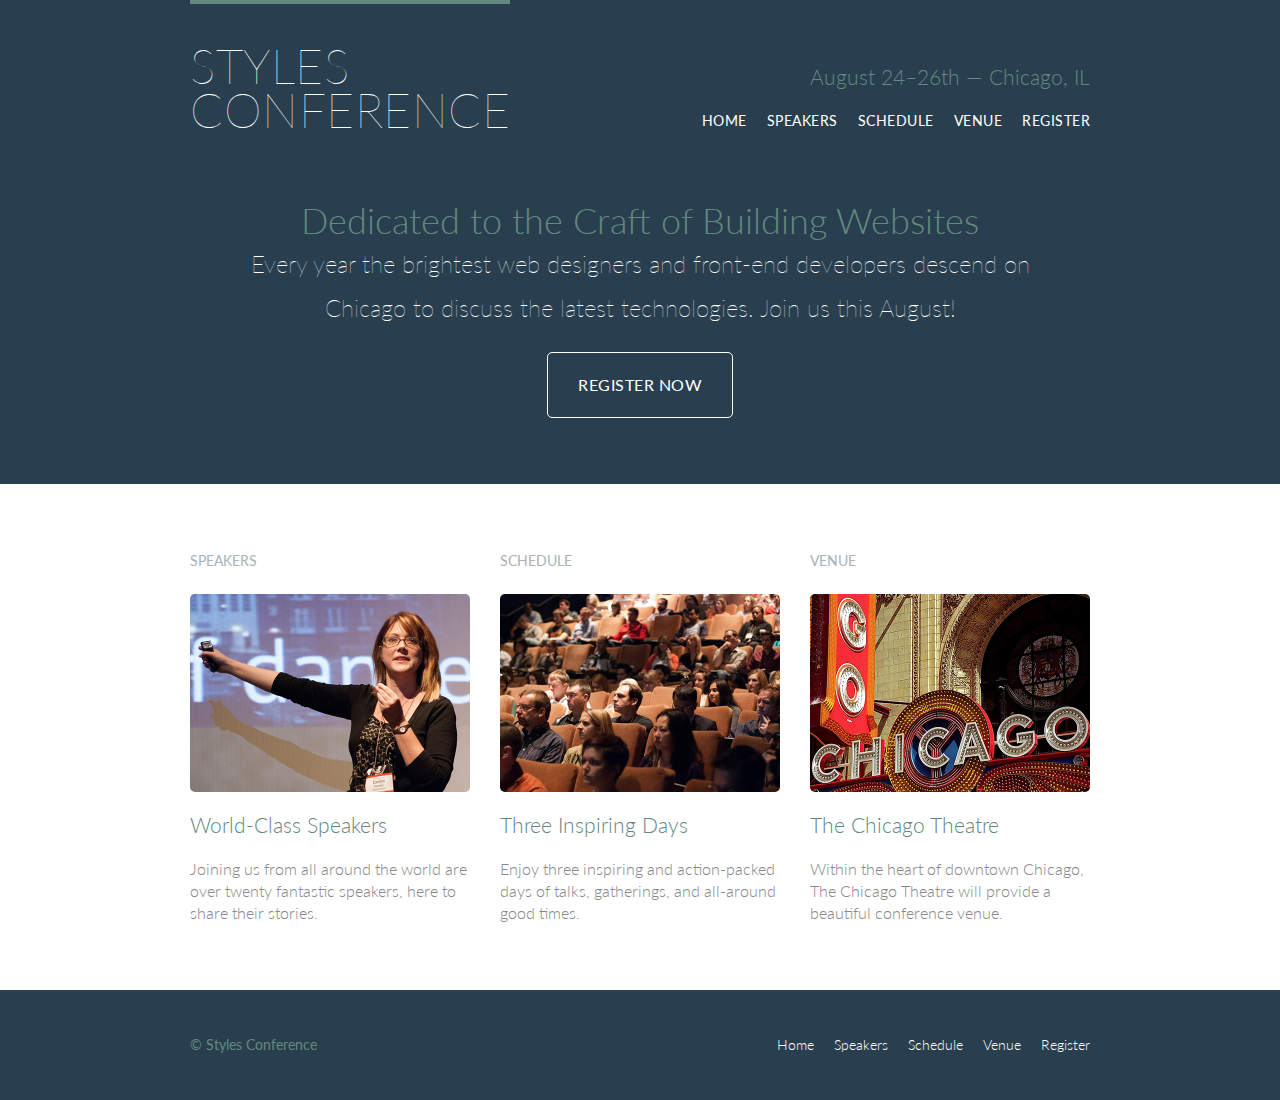
<file: index.html>
<!DOCTYPE html>
<html lang="en">

  <head>
    <meta charset="utf-8">
    <title>Styles Conference</title>
    <link rel="stylesheet" href="assets/stylesheets/main.css">
    <link rel="stylesheet" href="http://fonts.googleapis.com/css?family=Lato:100,300,400">
  </head>

  <body>

    <!-- Header -->

    <header class="primary-header container group">

      <h1 class="logo">
        <a href="index.html">Styles <br> Conference</a>
      </h1>

      <h3 class="tagline">August 24&ndash;26th &mdash; Chicago, IL</h3>

      <nav class="nav primary-nav">
        <ul>
          <li><a href="index.html">Home</a></li><!--
          --><li><a href="speakers.html">Speakers</a></li><!--
          --><li><a href="schedule.html">Schedule</a></li><!--
          --><li><a href="venue.html">Venue</a></li><!--
          --><li><a href="register.html">Register</a></li>
        </ul>
      </nav>

    </header>

    <!-- Hero -->

    <section class="hero container">

      <h2>Dedicated to the Craft of Building Websites</h2>

      <p>Every year the brightest web designers and front-end developers descend on Chicago to discuss the latest technologies. Join us this August!</p>

      <a class="btn btn-alt" href="register.html">Register Now</a>

    </section>

    <!-- Teasers -->

    <section class="row">
      <div class="grid">

        <!-- Speakers -->

        <section class="teaser col-1-3">
          <h5>Speakers</h5>
          <a href="speakers.html">
            <img src="assets/images/home/speakers.jpg" alt="Professional Speaker">
            <h3>World-Class Speakers</h3>
          </a>
          <p>Joining us from all around the world are over twenty fantastic speakers, here to share their stories.</p>
        </section><!--

        Schedule

        --><section class="teaser col-1-3">
          <h5>Schedule</h5>
          <a href="schedule.html">
            <img src="assets/images/home/schedule.jpg" alt="Conference Attendees">
            <h3>Three Inspiring Days</h3>
          </a>
          <p>Enjoy three inspiring and action-packed days of talks, gatherings, and all-around good times.</p>
        </section><!--

        Venue

        --><section class="teaser col-1-3">
          <h5>Venue</h5>
          <a href="venue.html">
            <img src="assets/images/home/venue.jpg" alt="The Chicago Theatre">
            <h3>The Chicago Theatre</h3>
          </a>
          <p>Within the heart of downtown Chicago, The Chicago Theatre will provide a beautiful conference venue.</p>
        </section>

      </div>
    </section>

    <!-- Footer -->

    <footer class="primary-footer container group">

      <small>&copy; Styles Conference</small>

      <nav class="nav">
        <ul>
          <li><a href="index.html">Home</a></li><!--
          --><li><a href="speakers.html">Speakers</a></li><!--
          --><li><a href="schedule.html">Schedule</a></li><!--
          --><li><a href="venue.html">Venue</a></li><!--
          --><li><a href="register.html">Register</a></li>
        </ul>
      </nav>

    </footer>

  </body>
</html>
</file>
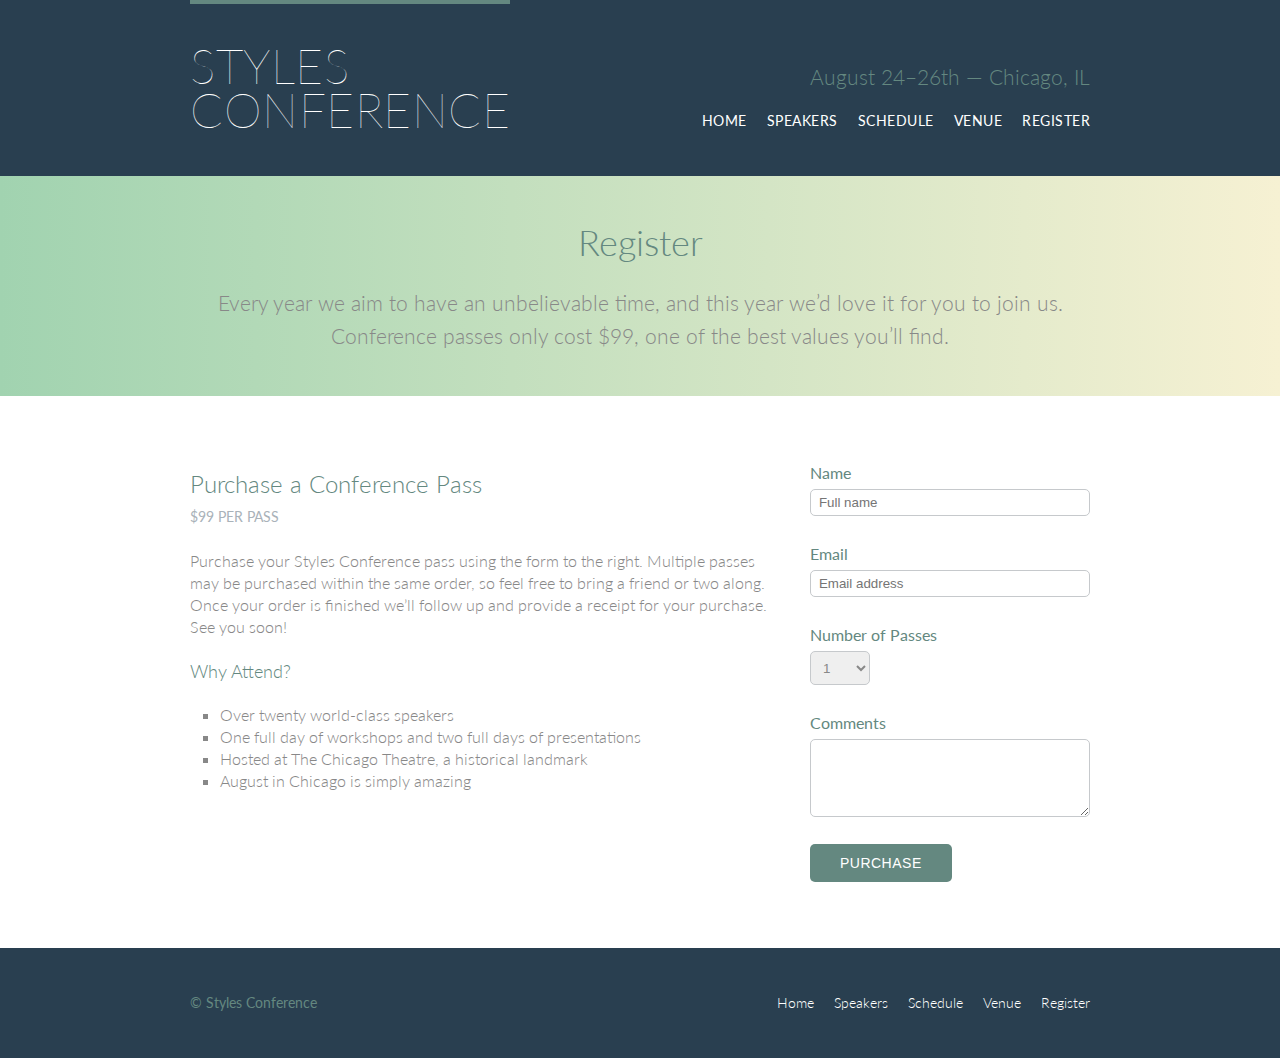
<file: register.html>
<!DOCTYPE html>
<html lang="en">

  <head>
    <meta charset="utf-8">
    <title>Register - Styles Conference</title>
    <link rel="stylesheet" href="assets/stylesheets/main.css">
    <link rel="stylesheet" href="http://fonts.googleapis.com/css?family=Lato:100,300,400">
  </head>

  <body>

    <!-- Header -->

    <header class="primary-header container group">

      <h1 class="logo">
        <a href="index.html">Styles <br> Conference</a>
      </h1>

      <h3 class="tagline">August 24&ndash;26th &mdash; Chicago, IL</h3>

      <nav class="nav primary-nav">
        <ul>
          <li><a href="index.html">Home</a></li><!--
          --><li><a href="speakers.html">Speakers</a></li><!--
          --><li><a href="schedule.html">Schedule</a></li><!--
          --><li><a href="venue.html">Venue</a></li><!--
          --><li><a href="register.html">Register</a></li>
        </ul>
      </nav>

    </header>

    <section class="row-alt">
      <div class="lead container">

        <h1>Register</h1>

        <p>Every year we aim to have an unbelievable time, and this year we&#8217;d love it for you to join us. Conference passes only cost $99, one of the best values you&#8217;ll find.</p>

      </div>
    </section>

    <!-- Main content -->

    <section class="row">
      <div class="grid">


        <section class="col-2-3">
          <h2>Purchase a Conference Pass</h2>
          <h5>$99 per Pass</h5>



          <p>Purchase your Styles Conference pass using the form to the right. Multiple passes may be purchased within the same order, so feel free to bring a friend or two along. Once your order is finished we&#8217;ll follow up and provide a receipt for your purchase. See you soon!</p>

          <h4>Why Attend?</h4>

          <ul class="why-attend">
          <li>Over twenty world-class speakers</li>
            <li>One full day of workshops and two full days of presentations</li>
            <li>Hosted at The Chicago Theatre, a historical landmark</li>
            <li>August in Chicago is simply amazing</li>
          </ul>
        </section><!--
        --><form class="col-1-3" action="#" method="post">

          <fieldset class="register-group">

            <label>
              Name
              <input type="text" name="name" placeholder="Full name" required>
            </label>
            <label>
          
          Email
          <input type="email" name="email" placeholder="Email address" required>
        </label>

            <label>
          Number of Passes
          <select name="quantity" required>
            <option value="1" selected>1</option>
            <option value="2">2</option>
            <option value="3">3</option>
            <option value="4">4</option>
            <option value="5">5</option>
          </select>
        </label>

        <label>
          Comments
          <textarea name="comments"></textarea>
        </label>

      </fieldset>

      <input class="btn btn-default" type="submit" name="submit" value="Purchase">




        </form>


      </div>
    </section>

 

    <!-- Footer -->

    <footer class="primary-footer container group">

      <small>&copy; Styles Conference</small>

      <nav class="nav">
        <ul>
          <li><a href="index.html">Home</a></li><!--
          --><li><a href="speakers.html">Speakers</a></li><!--
          --><li><a href="schedule.html">Schedule</a></li><!--
          --><li><a href="venue.html">Venue</a></li><!--
          --><li><a href="register.html">Register</a></li>
        </ul>
      </nav>

    </footer>

  </body>
</html>
</file>
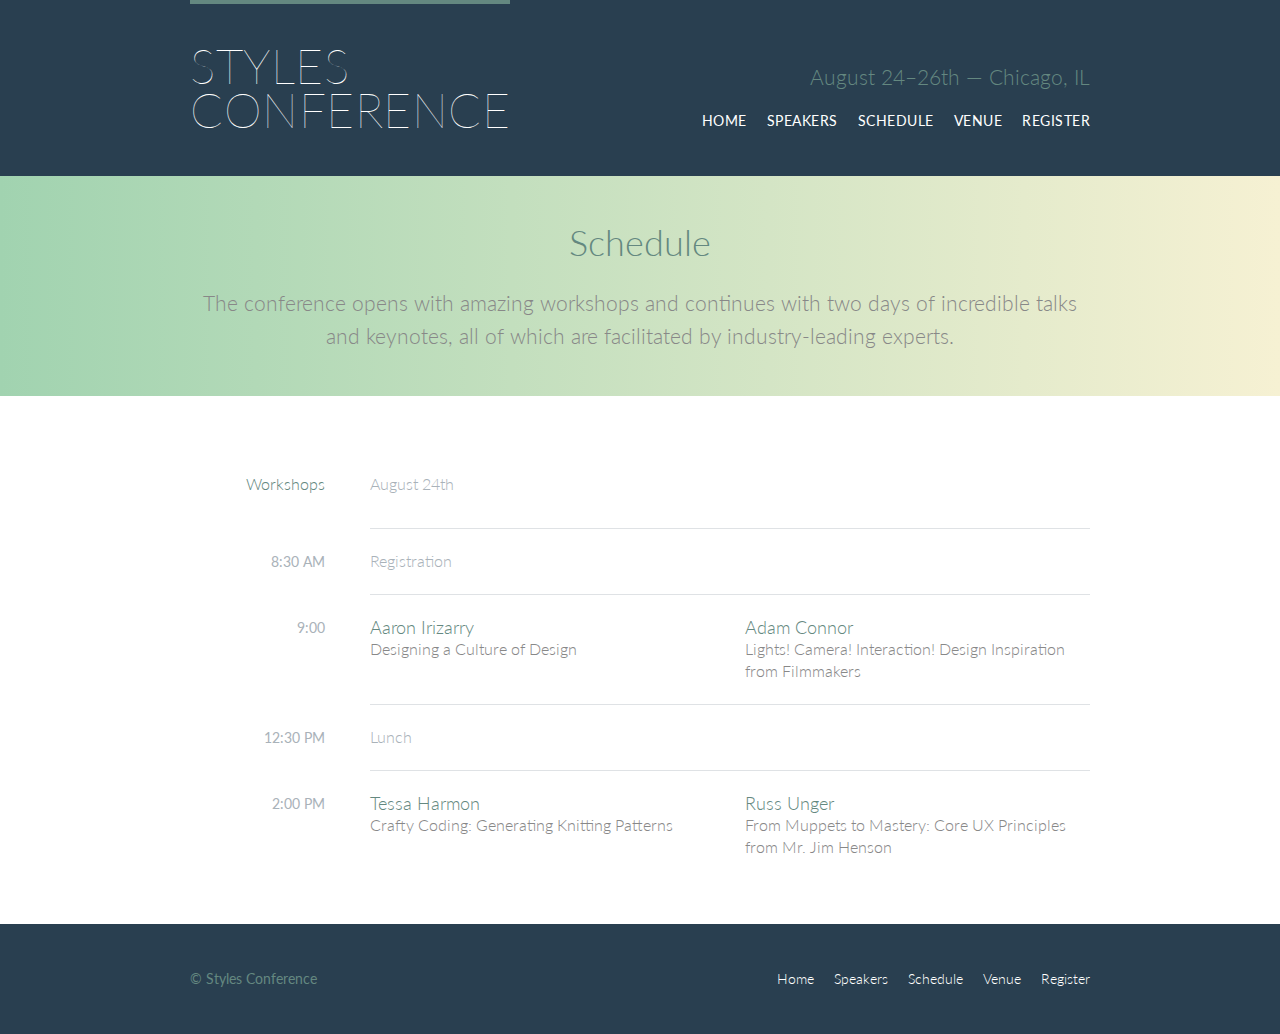
<file: schedule.html>
<!DOCTYPE html>
<html lang="en">

  <head>
    <meta charset="utf-8">
    <title>Schedule - Styles Conference</title>
    <link rel="stylesheet" href="assets/stylesheets/main.css">
    <link rel="stylesheet" href="http://fonts.googleapis.com/css?family=Lato:100,300,400">
  </head>

  <body>

    <!-- Header -->

    <header class="primary-header container group">

      <h1 class="logo">
        <a href="index.html">Styles <br> Conference</a>
      </h1>

      <h3 class="tagline">August 24&ndash;26th &mdash; Chicago, IL</h3>

      <nav class="nav primary-nav">
        <ul>
          <li><a href="index.html">Home</a></li><!--
          --><li><a href="speakers.html">Speakers</a></li><!--
          --><li><a href="schedule.html">Schedule</a></li><!--
          --><li><a href="venue.html">Venue</a></li><!--
          --><li><a href="register.html">Register</a></li>
        </ul>
      </nav>

    </header>

    <!-- Lead -->

    <section class="row-alt">
      <div class="lead container">

        <h1>Schedule</h1>

        <p>The conference opens with amazing workshops and continues with two days of incredible talks and keynotes, all of which are facilitated by industry-leading experts.</p>

      </div>
    </section>

    <section class="row">
      <div class="container">

        <table>
          <thead>
            <tr>

              <th scope="row">
                Workshops
              </th>
              <td class="schedule-offset" colspan="2">
                August 24th
              </td>
            </tr>
          </thead>
          <tbody>
            <tr>
              <th scope="row">
                <time datetime="08:30:00">8:30 AM</time>
              </th>
              <td class="schedule-offset" colspan="2">
                Registration
              </td>
            </tr>
            <tr>
              <th scope="row">
                <time datetime="09:00:00">9:00</time>
              </th>
              <td>
                <a href="speakers.html">
                  <h4>Aaron Irizarry</h4>
                  Designing a Culture of Design
            </a>
          </td>
          <td>
            <a href="speakers.html">
              <h4>Adam Connor</h4>
                Lights! Camera! Interaction! Design Inspiration from Filmmakers
              </a>
            </td>
          </tr>
          <tr>
            <th scope="row">
        <time datetime="12:30:00">12:30 PM</time>
      </th>
      <td class="schedule-offset" colspan="2">
        Lunch
      </td>
    </tr>
    <th scope="row">
        <time datetime="14:00">2:00 PM</time>
      </th>
      <td>
        <a href="speakers.html">
          <h4>Tessa Harmon</h4>
          Crafty Coding: Generating Knitting Patterns
        </a>
      </td>
      <td>
        <a href="speakers.html">
          <h4>Russ Unger</h4>
          From Muppets to Mastery: Core UX Principles from Mr. Jim Henson
        </a>
      </th>
          </tbody>
        </table>

      </div>
    </section>
    <!-- Footer -->

    <footer class="primary-footer container group">

      <small>&copy; Styles Conference</small>

      <nav class="nav">
        <ul>
          <li><a href="index.html">Home</a></li><!--
          --><li><a href="speakers.html">Speakers</a></li><!--
          --><li><a href="schedule.html">Schedule</a></li><!--
          --><li><a href="venue.html">Venue</a></li><!--
          --><li><a href="register.html">Register</a></li>
        </ul>
      </nav>

    </footer>

  </body>
</html>
</file>
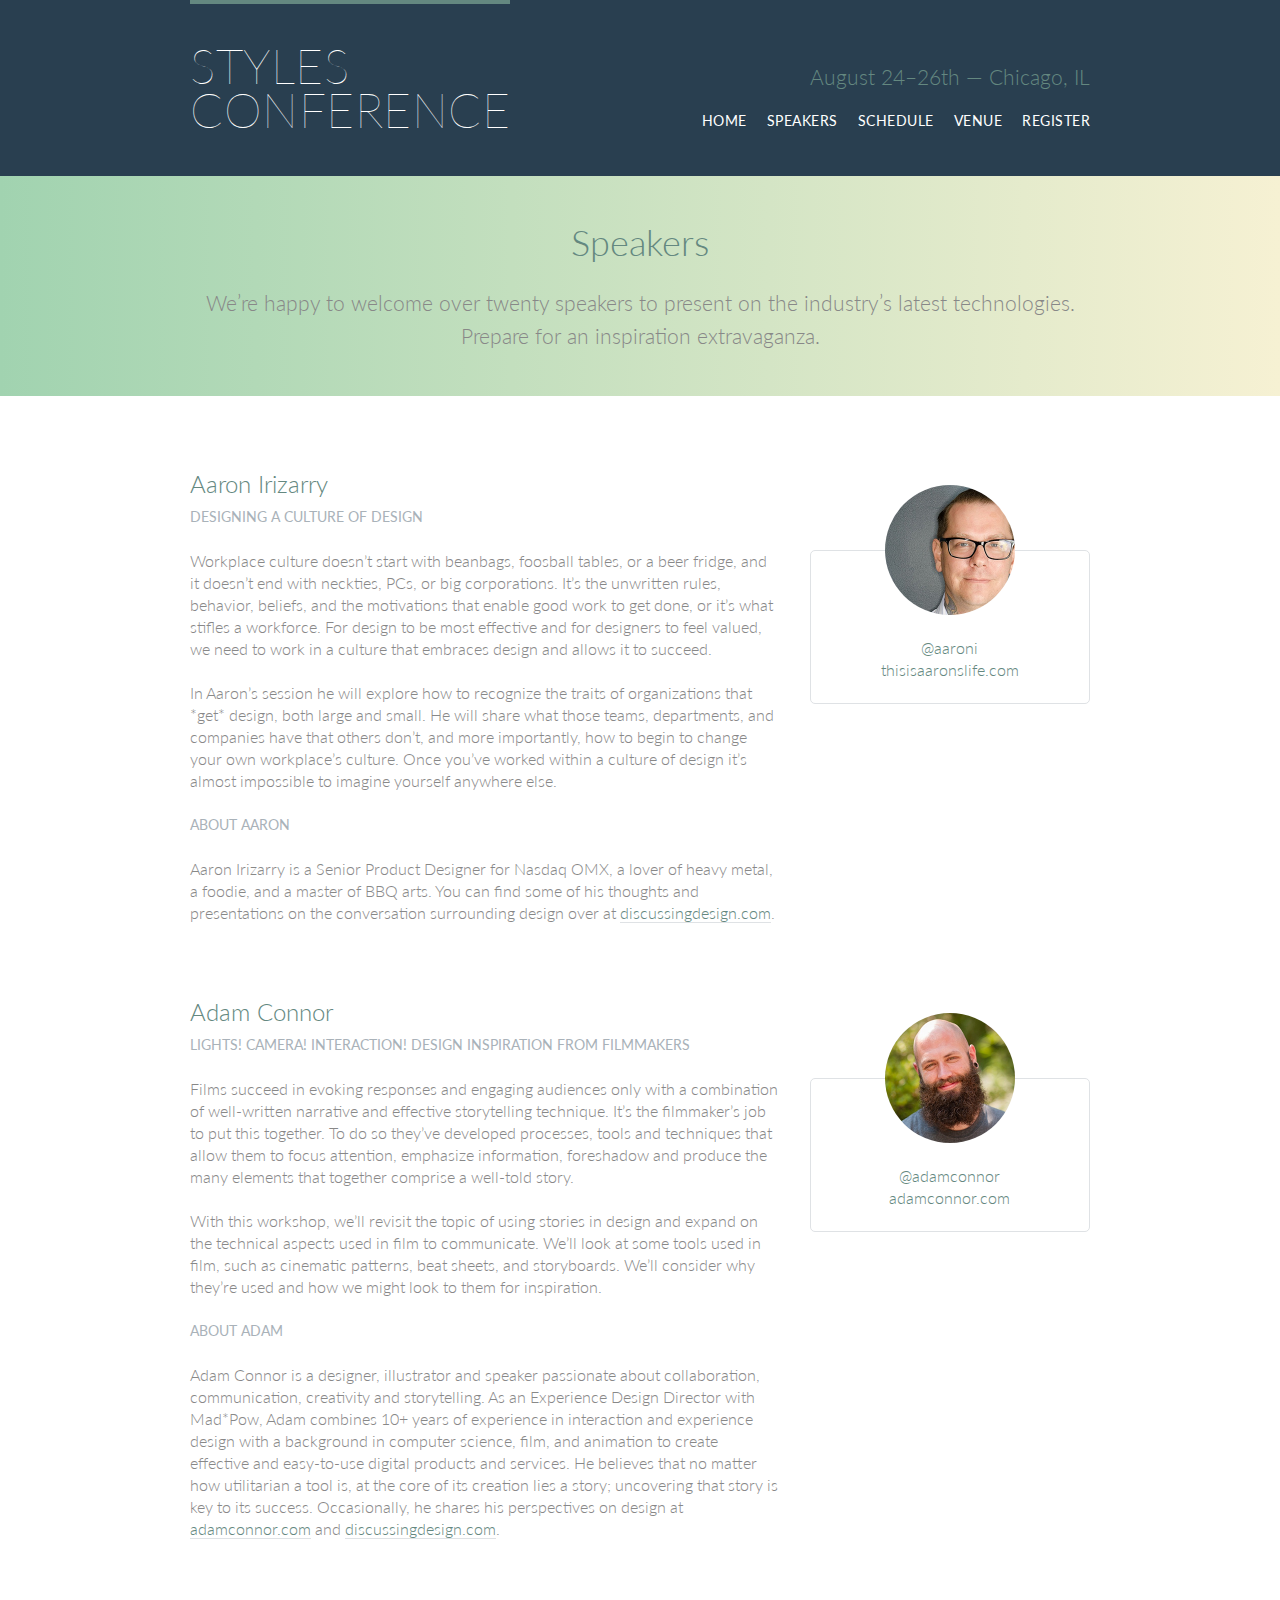
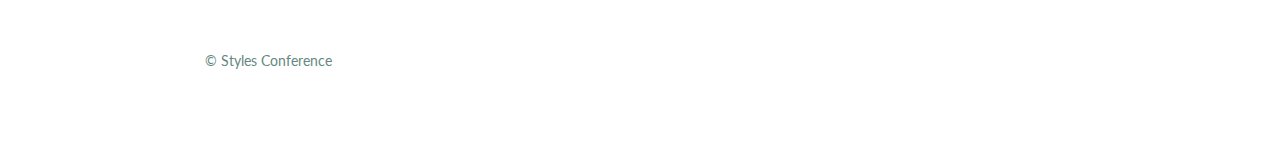
<file: speakers.html>
<!DOCTYPE html>
<html lang="en">

  <head>
    <meta charset="utf-8">
    <title>Speakers - Styles Conference</title>
    <link rel="stylesheet" href="assets/stylesheets/main.css">
    <link rel="stylesheet" href="http://fonts.googleapis.com/css?family=Lato:100,300,400">
  </head>

  <body>

    <!-- Header -->

    <header class="primary-header container group">

      <h1 class="logo">
        <a href="index.html">Styles <br> Conference</a>
      </h1>

      <h3 class="tagline">August 24&ndash;26th &mdash; Chicago, IL</h3>

      <nav class="nav primary-nav">
        <ul>
          <li><a href="index.html">Home</a></li><!--
          --><li><a href="speakers.html">Speakers</a></li><!--
          --><li><a href="schedule.html">Schedule</a></li><!--
          --><li><a href="venue.html">Venue</a></li><!--
          --><li><a href="register.html">Register</a></li>
        </ul>
      </nav>

    </header>

    <!-- Lead -->

    <section class="row-alt">
      <div class="lead container">

        <h1>Speakers</h1>

        <p>We&#8217;re happy to welcome over twenty speakers to present on the industry&#8217;s latest technologies. Prepare for an inspiration extravaganza.</p>

      </div>
    </section>

    <!-- Main content -->

    <section class="row">
      <div class="grid">

        <!-- Aaron Irizarry -->

        <section class="speaker" id="aaron-irizarry">

          <div class="col-2-3">

            <h2>Aaron Irizarry</h2>
            <h5>Designing a Culture of Design</h5>

            <p>Workplace culture doesn&#8217;t start with beanbags, foosball tables, or a beer fridge, and it doesn&#8217;t end with neckties, PCs, or big corporations. It&#8217;s the unwritten rules, behavior, beliefs, and the motivations that enable good work to get done, or it&#8217;s what stifles a workforce. For design to be most effective and for designers to feel valued, we need to work in a culture that embraces design and allows it to succeed.</p>

            <p>In Aaron&#8217;s session he will explore how to recognize the traits of organizations that *get* design, both large and small. He will share what those teams, departments, and companies have that others don&#8217;t, and more importantly, how to begin to change your own workplace&#8217;s culture. Once you&#8217;ve worked within a culture of design it&#8217;s almost impossible to imagine yourself anywhere else.</p>

            <h5>About Aaron</h5>

            <p>Aaron Irizarry is a Senior Product Designer for Nasdaq OMX, a lover of heavy metal, a foodie, and a master of BBQ arts. You can find some of his thoughts and presentations on the conversation surrounding design over at <a href="http://www.discussingdesign.com/">discussingdesign.com</a>.</p>

          </div><!--

          --><aside class="col-1-3">
            <div class="speaker-info">

              <img src="assets/images/speakers/aaron-irizarry.jpg" alt="Aaron Irizarry">

              <ul>
                <li><a href="https://twitter.com/aaroni">@aaroni</a></li>
                <li><a href="http://www.thisisaaronslife.com/">thisisaaronslife.com</a></li>
              </ul>

            </div>
          </aside>

        </section>

        <!-- Adam Connor -->

        <section class="speaker" id="adam-connor">

          <div class="col-2-3">

            <h2>Adam Connor</h2>
            <h5>Lights! Camera! Interaction! Design Inspiration from Filmmakers</h5>

            <p>Films succeed in evoking responses and engaging audiences only with a combination of well-written narrative and effective storytelling technique. It&#8217;s the filmmaker&#8217;s job to put this together. To do so they&#8217;ve developed processes, tools and techniques that allow them to focus attention, emphasize information, foreshadow and produce the many elements that together comprise a well-told story.</p>

            <p>With this workshop, we&#8217;ll revisit the topic of using stories in design and expand on the technical aspects used in film to communicate. We&#8217;ll look at some tools used in film, such as cinematic patterns, beat sheets, and storyboards. We&#8217;ll consider why they&#8217;re used and how we might look to them for inspiration.</p>

            <h5>About Adam</h5>

            <p>Adam Connor is a designer, illustrator and speaker passionate about collaboration, communication, creativity and storytelling. As an Experience Design Director with Mad*Pow, Adam combines 10+ years of experience in interaction and experience design with a background in computer science, film, and animation to create effective and easy-to-use digital products and services. He believes that no matter how utilitarian a tool is, at the core of its creation lies a story; uncovering that story is key to its success. Occasionally, he shares his perspectives on design at <a href="http://adamconnor.com/">adamconnor.com</a> and <a href="http://www.discussingdesign.com/">discussingdesign.com</a>.</p>

          </div><!--

          --><aside class="col-1-3">
            <div class="speaker-info">

              <img src="assets/images/speakers/adam-connor.jpg" alt="Adam Connor">

              <ul>
                <li><a href="https://twitter.com/adamconnor">@adamconnor</a></li>
                <li><a href="http://adamconnor.com/">adamconnor.com</a></li>
              </ul>

            </div>
          </aside>

        </section>

<!-- Footer -->

    <footer class="primary-footer container group">

      <small>&copy; Styles Conference</small>

      <nav class="nav">
        <ul>
          <li><a href="index.html">Home</a></li><!--
          --><li><a href="speakers.html">Speakers</a></li><!--
          --><li><a href="schedule.html">Schedule</a></li><!--
          --><li><a href="venue.html">Venue</a></li><!--
          --><li><a href="register.html">Register</a></li>
        </ul>
      </nav>

    </footer>

  </body>
</html>
</file>
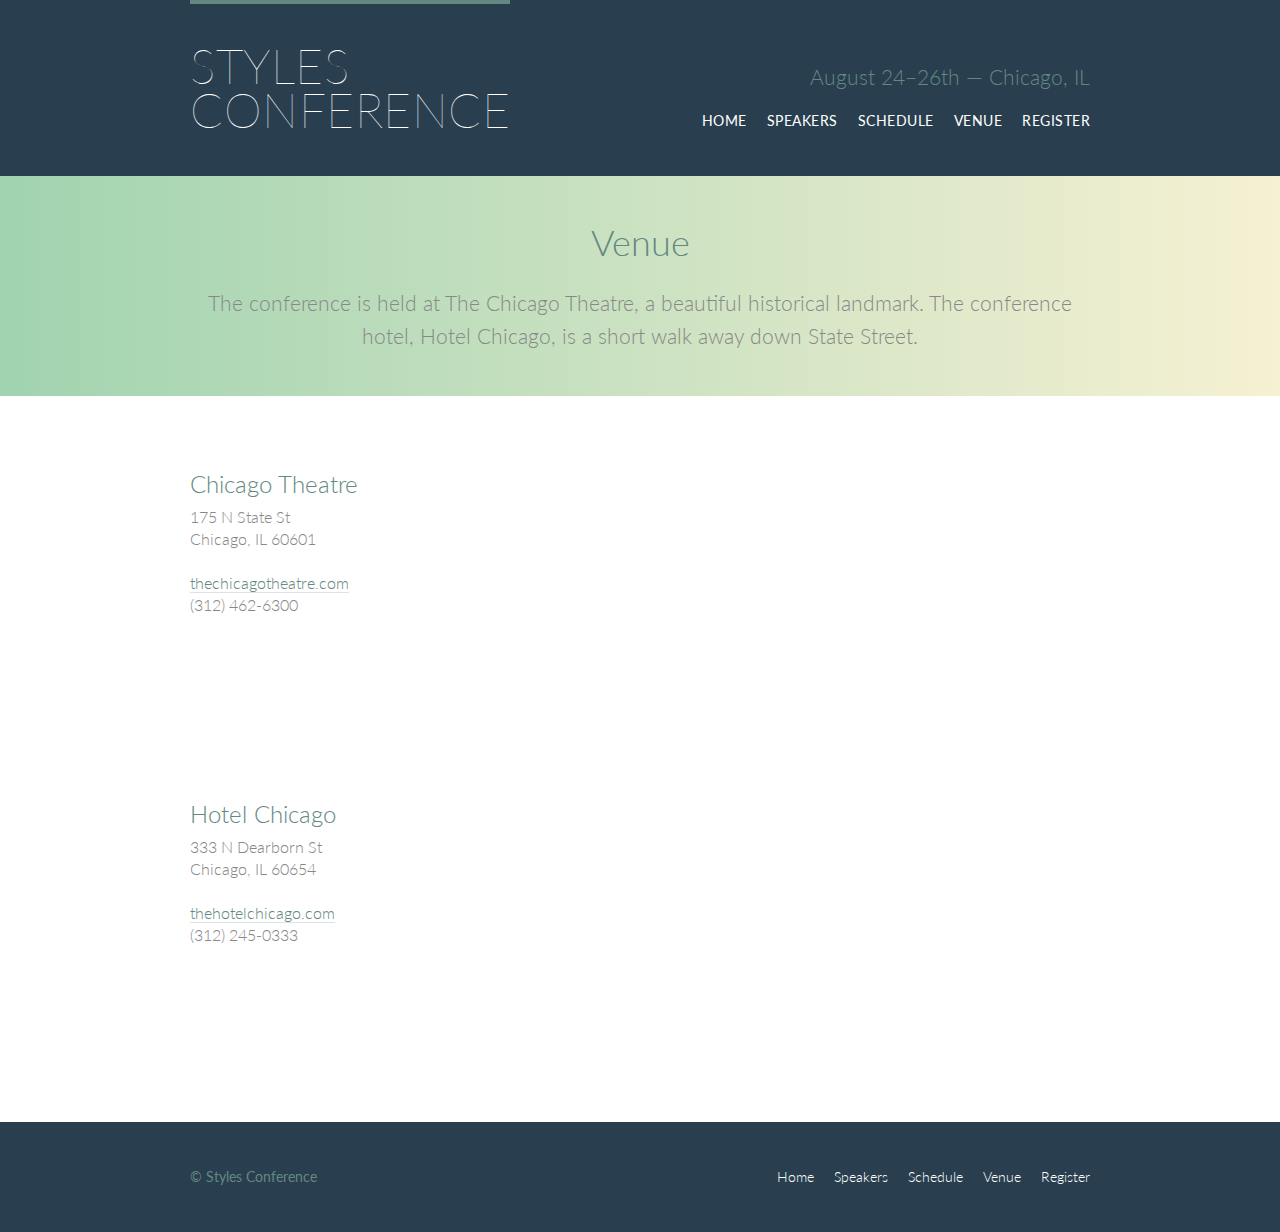
<file: venue.html>
<!DOCTYPE html>
<html lang="en">

  <head>
    <meta charset="utf-8">
    <title>Venue - Styles Conference</title>
    <link rel="stylesheet" href="assets/stylesheets/main.css">
    <link rel="stylesheet" href="http://fonts.googleapis.com/css?family=Lato:100,300,400">
  </head>

  <body>

    <!-- Header -->

    <header class="primary-header container group">

      <h1 class="logo">
        <a href="index.html">Styles <br> Conference</a>
      </h1>

      <h3 class="tagline">August 24&ndash;26th &mdash; Chicago, IL</h3>

      <nav class="nav primary-nav">
        <ul>
          <li><a href="index.html">Home</a></li><!--
          --><li><a href="speakers.html">Speakers</a></li><!--
          --><li><a href="schedule.html">Schedule</a></li><!--
          --><li><a href="venue.html">Venue</a></li><!--
          --><li><a href="register.html">Register</a></li>
        </ul>
      </nav>

    </header>

    <!-- Lead -->

    <section class="row-alt">
      <div class="lead container">

        <h1>Venue</h1>

        <p>The conference is held at The Chicago Theatre, a beautiful historical landmark. The conference hotel, Hotel Chicago, is a short walk away down State Street.</p>

      </div>
    </section>

    <!-- Main content -->

    <section class="row">
      <div class="grid">

        <!-- Chicago Theatre -->

        <section class="venue-theatre">

          <div class="col-1-3">
            <h2>Chicago Theatre</h2>
            <p>175 N State St <br> Chicago, IL 60601</p>
            <p><a href="http://www.thechicagotheatre.com/">thechicagotheatre.com</a> <br> (312) 462-6300</p>
          </div><!--

          --><iframe class="venue-map col-2-3" src="https://www.google.com/maps/embed?pb=!1m5!3m3!1m2!1s0x880e2ca55810a493%3A0x4700ddf60fcbfad6!2schicago+theatre!5e0!3m2!1sen!2sus!4v1388701393606"></iframe>

        </section>

        <!-- Hotel Chicago -->

        <section class="venue-hotel">

          <div class="col-1-3">
            <h2>Hotel Chicago</h2>
            <p>333 N Dearborn St <br> Chicago, IL 60654</p>
            <p><a href="http://thehotelchicago.com/">thehotelchicago.com</a> <br> (312) 245-0333</p>
          </div><!--

          --><iframe class="venue-map col-2-3" src="https://www.google.com/maps/embed?pb=!1m5!3m3!1m2!1s0x880e2cb1da049173%3A0xa5c91d255a775f0b!2sHotel+Sax+Chicago%2C+North+Dearborn+Street%2C+Chicago%2C+IL!5e0!3m2!1sen!2sus!4v1388702493978"></iframe>

        </section>

      </div>
    </section>

    <!-- Footer -->

    <footer class="primary-footer container group">

      <small>&copy; Styles Conference</small>

      <nav class="nav">
        <ul>
          <li><a href="index.html">Home</a></li><!--
          --><li><a href="speakers.html">Speakers</a></li><!--
          --><li><a href="schedule.html">Schedule</a></li><!--
          --><li><a href="venue.html">Venue</a></li><!--
          --><li><a href="register.html">Register</a></li>
        </ul>
      </nav>

    </footer>

  </body>
</html>
</file>
<file: assets/stylesheets/main.css>
/* http://meyerweb.com/eric/tools/css/reset/
   v2.0 | 20110126
   License: none (public domain)
*/

html, body, div, span, applet, object, iframe,
h1, h2, h3, h4, h5, h6, p, blockquote, pre,
a, abbr, acronym, address, big, cite, code,
del, dfn, em, img, ins, kbd, q, s, samp,
small, strike, strong, sub, sup, tt, var,
b, u, i, center,
dl, dt, dd, ol, ul, li,
fieldset, form, label, legend,
table, caption, tbody, tfoot, thead, tr, th, td,
article, aside, canvas, details, embed,
figure, figcaption, footer, header, hgroup,
menu, nav, output, ruby, section, summary,
time, mark, audio, video {
  margin: 0;
  padding: 0;
  border: 0;
  font-size: 100%;
  font: inherit;
  vertical-align: baseline;
}
/* HTML5 display-role reset for older browsers */
article, aside, details, figcaption, figure,
footer, header, hgroup, menu, nav, section {
  display: block;
}
body {
  line-height: 1;
}
ol, ul {
  list-style: none;
}
blockquote, q {
  quotes: none;
}
blockquote:before, blockquote:after,
q:before, q:after {
  content: '';
  content: none;
}
table {
  border-collapse: collapse;
  border-spacing: 0;
}

/*
  ========================================
  Custom styles
  ========================================
*/

body {
  background: #293f50;
  color: #888;
  font: 300 16px/22px "Lato", "Open Sans", "Helvetica Neue", Helvetica, Arial, sans-serif;
}

/*
  ========================================
  Grid
  ========================================
*/

*,
*:before,
*:after {
  -webkit-box-sizing: border-box;
     -moz-box-sizing: border-box;
          box-sizing: border-box;
}
.container,
.grid {
  margin: 0 auto;
  width: 960px;
}
.container {
  padding-left: 30px;
  padding-right: 30px;
}
.grid,
.col-1-3,
.col-2-3 {
  padding-left: 15px;
  padding-right: 15px;
}
.col-1-3,
.col-2-3  {
  display: inline-block;
  vertical-align: top;
}
.col-1-3 {
  width: 33.33%;
}
.col-2-3 {
  width: 66.66%;
}

/*
  ========================================
  Clearfix
  ========================================
*/

.group:before,
.group:after {
  content: "";
  display: table;
}
.group:after {
  clear: both;
}
.group {
  clear: both;
  *zoom: 1;
}

/*
  ========================================
  Rows
  ========================================
*/

.row,
.row-alt {
  min-width: 960px;
}
.row {
  background: #fff;
  padding: 66px 0 44px 0;
}
.row-alt {
  background: #cbe2c1;
  background: -webkit-linear-gradient(to right, #a1d3b0, #f6f1d3);
  background:    -moz-linear-gradient(to right, #a1d3b0, #f6f1d3);
  background:         linear-gradient(to right, #a1d3b0, #f6f1d3);
  padding: 44px 0 22px 0;
}

/*
  ========================================
  Typography
  ========================================
*/

h1, h2, h3, h4 {
  color: #648880;
}
h1, h3, h4, h5, p {
  margin-bottom: 22px;
}
h1 {
  font-size: 36px;
  line-height: 44px;
}
h2 {
  font-size: 24px;
  line-height: 44px;
}
h3 {
  font-size: 21px;
}
h4 {
  font-size: 18px;
}
h5 {
  color: #a9b2b9;
  font-size: 14px;
  font-weight: 400;
  text-transform: uppercase;
}
strong {
  font-weight: 400;
}
cite,
em {
  font-style: italic;
}

/*
  ========================================
  Leads
  ========================================
*/

.lead {
  text-align: center;
}
.lead p {
  font-size: 21px;
  line-height: 33px;
}

/*
  ========================================
  Links
  ========================================
*/

a {
  color: #648880;
  text-decoration: none;
}
a:hover {
  color: #a9b2b9;
}
p a {
  border-bottom: 1px solid #dfe2e5;
}
.primary-header a,
.primary-footer a {
  color: #fff;
}
.primary-header a:hover,
.primary-footer a:hover {
  color: #648880;
}

/*
  ========================================
  Buttons
  ========================================
*/

.btn {
  border-radius: 5px;
  color: #fff;
  cursor: pointer;
  display: inline-block;
  font-weight: 400;
  letter-spacing: .5px;
  margin: 0;
  text-transform: uppercase;
}
.btn-alt {
  border: 1px solid #fff;
  padding: 10px 30px;
}
.btn-alt:hover {
  background: #fff;
  color: #648880;
}

/*
  ========================================
  Primary header
  ========================================
*/

.logo {
  border-top: 4px solid #648880;
  float: left;
  font-size: 48px;
  font-weight: 100;
  letter-spacing: .5px;
  line-height: 44px;
  padding: 40px 0 22px 0;
  text-transform: uppercase;
}
.tagline {
  margin: 66px 0 22px 0;
  text-align: right;
}
.primary-nav {
  font-size: 14px;
  font-weight: 400;
  letter-spacing: .5px;
  text-transform: uppercase;
}

/*
  ========================================
  Primary footer
  ========================================
*/

.primary-footer {
  color: #648880;
  font-size: 14px;
  padding-bottom: 44px;
  padding-top: 44px;
}
.primary-footer small {
  float: left;
  font-weight: 400;
}

/*
  ========================================
  Navigation
  ========================================
*/

.nav {
  text-align: right;
}
.nav li {
  display: inline-block;
  margin: 0 10px;
  vertical-align: top;
}
.nav li:last-child {
  margin-right: 0;
}

/*
  ========================================
  Home
  ========================================
*/

.hero {
  color: #fff;
  line-height: 44px;
  padding: 22px 80px 66px 80px;
  text-align: center;
}
.hero h2 {
  font-size: 36px;
}
.hero p {
  font-size: 24px;
  font-weight: 100;
}
.teaser a:hover h3 {
  color: #a9b2b9;
}
.teaser img {
  border-radius: 5px;
  display: block;
  margin-bottom: 22px;
  max-width: 100%
}

/*
  ========================================
  Speakers
  ========================================
*/

.speaker {
  margin-bottom: 44px;
}
.speaker-info {
  border: 1px solid #dfe2e5;
  border-radius: 5px;
  margin-top: 88px;
  padding-bottom: 22px;
  text-align: center;
}
.speaker-info img {
  border-radius: 50%;
  height: 130px;
  margin: -66px 0 22px 0;
  vertical-align: top;
}

/*
  ========================================
  Venue
  ========================================
*/

.venue-theatre {
  margin-bottom: 66px;
}
.venue-hotel {
  margin-bottom: 22px;
}
.venue-map {
  height: 264px;
}
/*
  ========================================
  Register
  ========================================
*/
.why-attend{
  list-style:square;
  margin:0 0 22px 30px;
}

form{
  margin-bottom:22px;
}
input,
select,
textarea,{
  font:300 16px/22px "Lato", "Open Sans", "Helvetica Neue", Helvetica, Arial, sans-serif;
}
.register-group label {
  color: #648880;
  cursor: pointer;
  font-weight: 400;
}
.register-group input,
.register-group select,
.register-group textarea {
  border: 1px solid #c6c9cc;
  border-radius: 5px;
  color: #888;
  display: block;
  margin: 5px 0 27px 0;
  padding: 5px 8px;
}
.register-group input,
.register-group textarea {
  width: 100%;
}
.register-group select {
  height: 34px;
  width: 60px;
}
.register-group textarea {
  height: 78px;
}

.btn-default {
  border: 0;
  background: #648880;
  padding: 11px 30px;
  font-size: 14px;
}
.btn-default:hover {
  background: #77a198;
}
/*
  ========================================
  Schedule
  ========================================
*/

table {
  margin-bottom: 44px;
  width: 100%;
}
table:last-child {
  margin-bottom: 0;
}
th,
td{
  padding-bottom:22px;
  vertical-align:top;
}
th{
  padding-right:45px;
  text-align:right;
  width:20%;
}
td{
  width:40%;
}
thead{
  line-height: 44px;
}
thead th{
  color:#648880;
  font-size:24pxs;
}
tbody th{
  color:#a9b2b9;
  font-size:14px;
  font-weight:400;
  padding-top:22px;
  text-transform:uppercase;
}
tbody td{
  border-top:1px solid #dfe2e5;
  padding-top:21px;
}
tbody td:first-of-type{
  padding-right:15px;
}
tbody td:last-of-type {
  padding-left: 15px;
}
tbody td:only-of-type {
  padding-left: 0;
  padding-right: 0;
}
table a{
  color:#888;
}
table h4{
  margin-bottom:0;
}
.schedule-offset{
  color:#a9b2b9;
}
</file>
